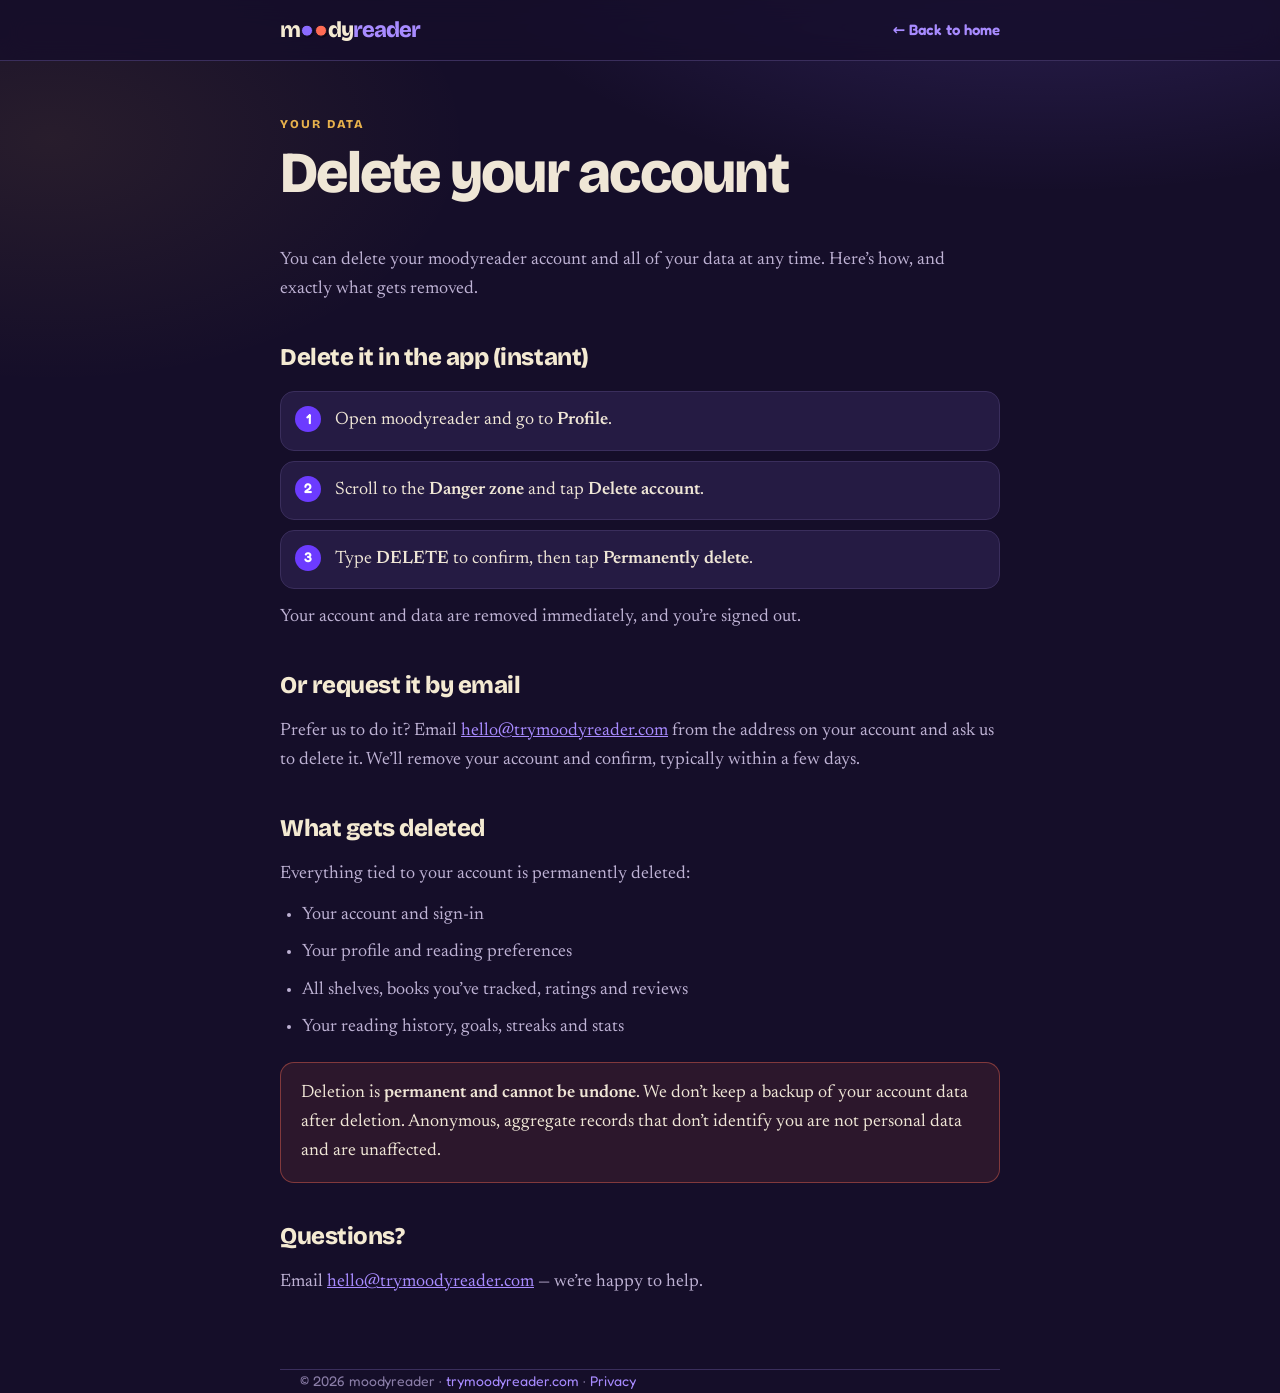
<file: account-deletion.html>
<!doctype html>
<html lang="en">
<head>
<meta charset="utf-8">
<meta name="viewport" content="width=device-width, initial-scale=1, viewport-fit=cover">
<title>Delete your account — moodyreader</title>
<meta name="description" content="How to delete your moodyreader account and all associated data.">
<meta name="robots" content="index,follow">
<link rel="icon" href="favicon.svg" type="image/svg+xml">
<link rel="preconnect" href="https://fonts.googleapis.com">
<link rel="preconnect" href="https://fonts.gstatic.com" crossorigin>
<link rel="stylesheet" href="https://fonts.googleapis.com/css2?family=Bricolage+Grotesque:opsz,wght@12..96,700;12..96,800&family=Newsreader:ital,opsz,wght@0,6..72,400;0,6..72,500;0,6..72,600;1,6..72,400&family=Fredoka:wght@500;600&display=swap">
<style>
  :root{
    --ground:#150E29; --ground2:#1D1438; --panel:#251B43; --edge:#3A2E5C;
    --cream:#F4EAD2; --ink:#191026;
    --text:#EFE6D6; --text-dim:#BEB2D4; --muted:#8B7EA8;
    --grape:#8B6BFF; --grape-deep:#6C3BFF; --grape-bright:#A88BFF;
    --gold:#E7B14C; --coral:#FF6B54;
    --fx:"Bricolage Grotesque",system-ui,sans-serif;
    --serif:"Newsreader",Georgia,serif;
    --fy:"Fredoka",system-ui,sans-serif;
  }
  *{box-sizing:border-box}
  body{
    margin:0;color:var(--text);font-family:var(--serif);font-size:18px;line-height:1.62;
    -webkit-font-smoothing:antialiased;overflow-x:hidden;
    background:
      radial-gradient(1000px 460px at 82% -6%, color-mix(in srgb,var(--grape) 22%,transparent), transparent 60%),
      radial-gradient(720px 420px at 4% 10%, color-mix(in srgb,var(--gold) 9%,transparent), transparent 58%),
      var(--ground);
  }
  .wrap{width:100%;max-width:760px;margin-inline:auto;padding:0 20px}
  nav{position:sticky;top:0;z-index:60;background:color-mix(in srgb,var(--ground) 82%,transparent);
      backdrop-filter:blur(12px) saturate(1.3);border-bottom:1px solid var(--edge)}
  nav .wrap{display:flex;align-items:center;justify-content:space-between;height:60px}
  .logo{font-family:var(--fx);font-weight:800;letter-spacing:-.045em;line-height:1;font-size:22px;
        display:inline-flex;align-items:center;color:var(--cream);white-space:nowrap;text-decoration:none}
  .logo .lo{display:inline-block;width:.56em;height:.56em;border-radius:50%;margin:0 .035em;
            border:.06em solid var(--ink);box-shadow:.05em .05em 0 rgba(0,0,0,.45);translate:0 .03em}
  .logo .d1{background:var(--grape)} .logo .d2{background:var(--coral)} .logo .tail{color:var(--grape-bright)}
  nav a.back{font-family:var(--fy);font-weight:600;font-size:15px;color:var(--grape-bright);text-decoration:none}
  nav a.back:hover{color:var(--cream)}
  header{padding:54px 0 10px}
  .kick{font-family:var(--fx);font-weight:800;font-size:12px;text-transform:uppercase;letter-spacing:.16em;color:var(--gold)}
  h1{font-family:var(--fx);font-weight:800;letter-spacing:-.03em;line-height:1.03;
     font-size:clamp(38px,6vw,58px);margin:10px 0 6px}
  main{padding:14px 0 60px}
  h2{font-family:var(--fx);font-weight:800;letter-spacing:-.02em;font-size:24px;margin:34px 0 10px;color:var(--cream)}
  p{margin:12px 0;color:var(--text-dim)}
  a{color:var(--grape-bright)}
  ul{margin:12px 0;padding-left:22px;color:var(--text-dim)}
  li{margin:8px 0}
  strong{color:var(--text);font-weight:600}
  ol.steps{counter-reset:s;list-style:none;padding:0;margin:14px 0}
  ol.steps li{position:relative;padding:14px 16px 14px 54px;margin:10px 0;background:var(--panel);
              border:1px solid var(--edge);border-radius:14px;color:var(--text)}
  ol.steps li::before{counter-increment:s;content:counter(s);position:absolute;left:14px;top:14px;
    width:26px;height:26px;border-radius:50%;background:var(--grape-deep);color:#fff;
    font-family:var(--fy);font-weight:600;font-size:14px;display:grid;place-items:center}
  .callout{background:color-mix(in srgb,var(--coral) 10%,transparent);border:1px solid color-mix(in srgb,var(--coral) 40%,transparent);
           border-radius:14px;padding:16px 20px;margin:20px 0}
  .callout p{margin:0;color:var(--text)}
  footer{border-top:1px solid var(--edge);padding:28px 0 60px;color:var(--muted);font-family:var(--fy);font-size:14px}
  footer a{color:var(--grape-bright);text-decoration:none}
</style>
</head>
<body>
<nav>
  <div class="wrap">
    <a class="logo" href="/" aria-label="moodyreader">m<span class="lo d1"></span><span class="lo d2"></span>dy<span class="tail">reader</span></a>
    <a class="back" href="/">← Back to home</a>
  </div>
</nav>

<div class="wrap">
  <header>
    <div class="kick">Your data</div>
    <h1>Delete your account</h1>
  </header>

  <main>
    <p>You can delete your moodyreader account and all of your data at any time. Here’s how, and exactly what gets removed.</p>

    <h2>Delete it in the app (instant)</h2>
    <ol class="steps">
      <li>Open moodyreader and go to <strong>Profile</strong>.</li>
      <li>Scroll to the <strong>Danger zone</strong> and tap <strong>Delete account</strong>.</li>
      <li>Type <strong>DELETE</strong> to confirm, then tap <strong>Permanently delete</strong>.</li>
    </ol>
    <p>Your account and data are removed immediately, and you’re signed out.</p>

    <h2>Or request it by email</h2>
    <p>Prefer us to do it? Email <a href="mailto:hello@trymoodyreader.com">hello@trymoodyreader.com</a> from the address on your account and ask us to delete it. We’ll remove your account and confirm, typically within a few days.</p>

    <h2>What gets deleted</h2>
    <p>Everything tied to your account is permanently deleted:</p>
    <ul>
      <li>Your account and sign-in</li>
      <li>Your profile and reading preferences</li>
      <li>All shelves, books you’ve tracked, ratings and reviews</li>
      <li>Your reading history, goals, streaks and stats</li>
    </ul>

    <div class="callout"><p>Deletion is <strong>permanent and cannot be undone</strong>. We don’t keep a backup of your account data after deletion. Anonymous, aggregate records that don’t identify you are not personal data and are unaffected.</p></div>

    <h2>Questions?</h2>
    <p>Email <a href="mailto:hello@trymoodyreader.com">hello@trymoodyreader.com</a> — we’re happy to help.</p>
  </main>

  <footer class="wrap">
    © <span id="y">2026</span> moodyreader · <a href="/">trymoodyreader.com</a> · <a href="/privacy">Privacy</a>
  </footer>
</div>
<script>document.getElementById('y').textContent=new Date().getFullYear();</script>
</body>
</html>
</file>
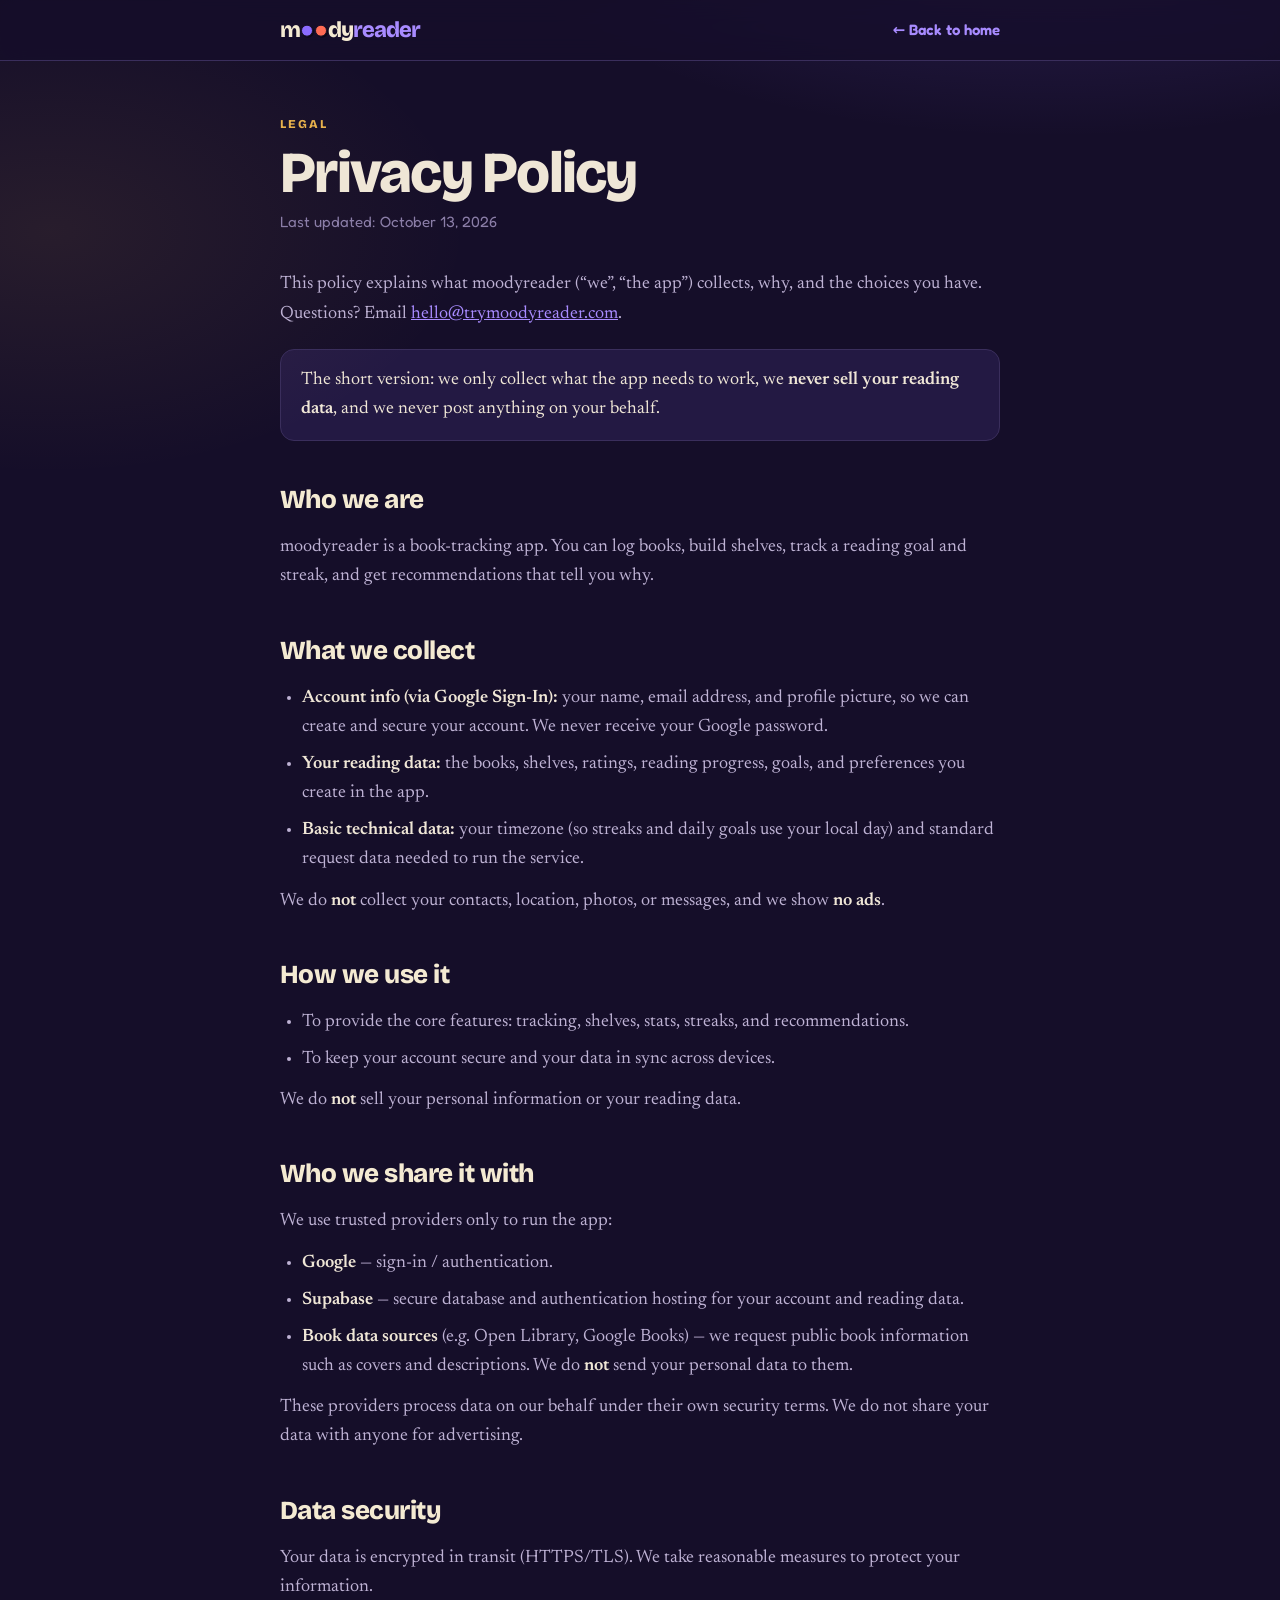
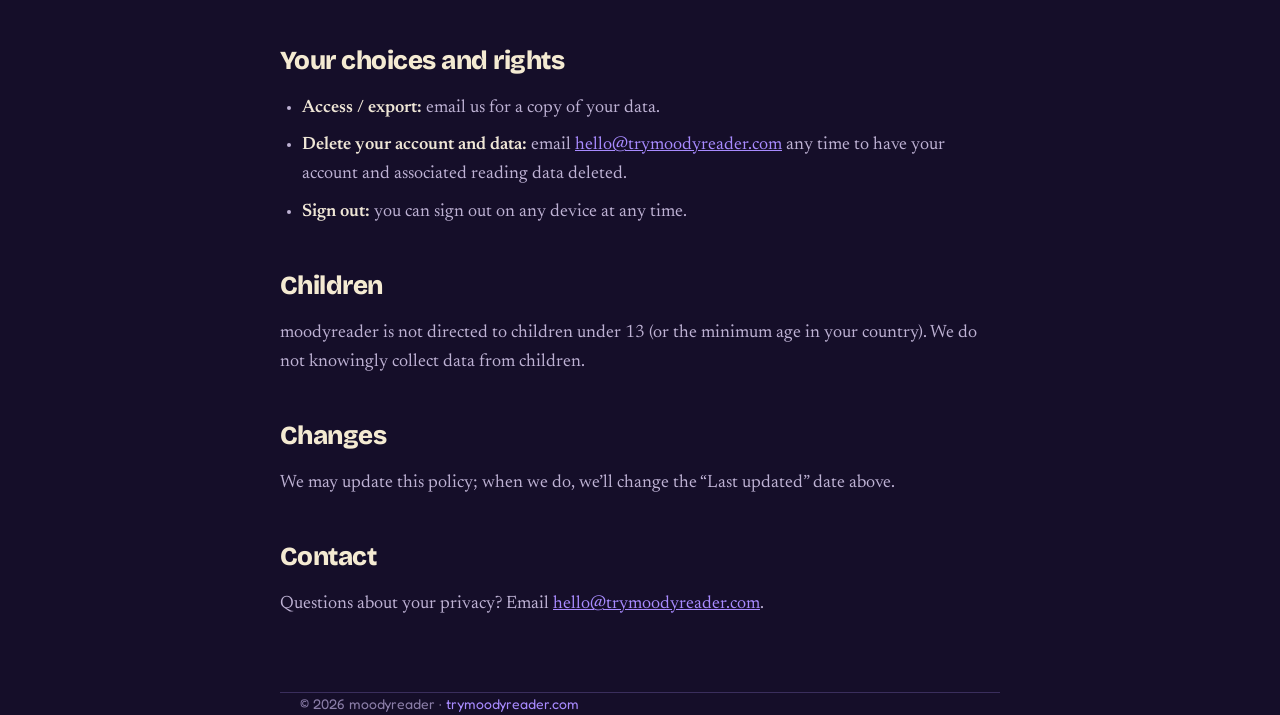
<file: privacy.html>
<!doctype html>
<html lang="en">
<head>
<meta charset="utf-8">
<meta name="viewport" content="width=device-width, initial-scale=1, viewport-fit=cover">
<title>Privacy Policy — moodyreader</title>
<meta name="description" content="How moodyreader handles your data: what we collect, why, and your choices. We never sell your reading data.">
<meta name="robots" content="index,follow">
<link rel="icon" href="favicon.svg" type="image/svg+xml">
<link rel="preconnect" href="https://fonts.googleapis.com">
<link rel="preconnect" href="https://fonts.gstatic.com" crossorigin>
<link rel="stylesheet" href="https://fonts.googleapis.com/css2?family=Bricolage+Grotesque:opsz,wght@12..96,700;12..96,800&family=Newsreader:ital,opsz,wght@0,6..72,400;0,6..72,500;0,6..72,600;1,6..72,400&family=Fredoka:wght@500;600&display=swap">
<style>
  :root{
    --ground:#150E29; --ground2:#1D1438; --panel:#251B43; --edge:#3A2E5C;
    --cream:#F4EAD2; --ink:#191026;
    --text:#EFE6D6; --text-dim:#BEB2D4; --muted:#8B7EA8;
    --grape:#8B6BFF; --grape-deep:#6C3BFF; --grape-bright:#A88BFF;
    --gold:#E7B14C; --coral:#FF6B54;
    --fx:"Bricolage Grotesque",system-ui,sans-serif;
    --serif:"Newsreader",Georgia,serif;
    --fy:"Fredoka",system-ui,sans-serif;
  }
  *{box-sizing:border-box}
  body{
    margin:0;color:var(--text);font-family:var(--serif);font-size:18px;line-height:1.62;
    -webkit-font-smoothing:antialiased;overflow-x:hidden;
    background:
      radial-gradient(1000px 460px at 82% -6%, color-mix(in srgb,var(--grape) 22%,transparent), transparent 60%),
      radial-gradient(720px 420px at 4% 10%, color-mix(in srgb,var(--gold) 9%,transparent), transparent 58%),
      var(--ground);
  }
  .wrap{width:100%;max-width:760px;margin-inline:auto;padding:0 20px}
  nav{position:sticky;top:0;z-index:60;background:color-mix(in srgb,var(--ground) 82%,transparent);
      backdrop-filter:blur(12px) saturate(1.3);border-bottom:1px solid var(--edge)}
  nav .wrap{display:flex;align-items:center;justify-content:space-between;height:60px}
  .logo{font-family:var(--fx);font-weight:800;letter-spacing:-.045em;line-height:1;font-size:22px;
        display:inline-flex;align-items:center;color:var(--cream);white-space:nowrap;text-decoration:none}
  .logo .lo{display:inline-block;width:.56em;height:.56em;border-radius:50%;margin:0 .035em;
            border:.06em solid var(--ink);box-shadow:.05em .05em 0 rgba(0,0,0,.45);translate:0 .03em}
  .logo .d1{background:var(--grape)} .logo .d2{background:var(--coral)} .logo .tail{color:var(--grape-bright)}
  nav a.back{font-family:var(--fy);font-weight:600;font-size:15px;color:var(--grape-bright);text-decoration:none}
  nav a.back:hover{color:var(--cream)}
  header{padding:54px 0 10px}
  .kick{font-family:var(--fx);font-weight:800;font-size:12px;text-transform:uppercase;letter-spacing:.16em;color:var(--gold)}
  h1{font-family:var(--fx);font-weight:800;letter-spacing:-.03em;line-height:1.03;
     font-size:clamp(38px,6vw,58px);margin:10px 0 6px}
  .updated{color:var(--muted);font-family:var(--fy);font-size:15px}
  main{padding:14px 0 60px}
  h2{font-family:var(--fx);font-weight:800;letter-spacing:-.02em;font-size:26px;margin:38px 0 10px;color:var(--cream)}
  p{margin:12px 0;color:var(--text-dim)}
  a{color:var(--grape-bright)}
  ul{margin:12px 0;padding-left:22px;color:var(--text-dim)}
  li{margin:8px 0}
  strong{color:var(--text);font-weight:600}
  .callout{background:color-mix(in srgb,var(--grape) 12%,transparent);border:1px solid var(--edge);
           border-radius:14px;padding:16px 20px;margin:20px 0}
  .callout p{margin:0;color:var(--text)}
  footer{border-top:1px solid var(--edge);padding:28px 0 60px;color:var(--muted);font-family:var(--fy);font-size:14px}
  footer a{color:var(--grape-bright);text-decoration:none}
</style>
</head>
<body>
<nav>
  <div class="wrap">
    <a class="logo" href="/" aria-label="moodyreader">m<span class="lo d1"></span><span class="lo d2"></span>dy<span class="tail">reader</span></a>
    <a class="back" href="/">← Back to home</a>
  </div>
</nav>

<div class="wrap">
  <header>
    <div class="kick">Legal</div>
    <h1>Privacy Policy</h1>
    <div class="updated">Last updated: October 13, 2026</div>
  </header>

  <main>
    <p>This policy explains what moodyreader (“we”, “the app”) collects, why, and the choices you have. Questions? Email <a href="mailto:hello@trymoodyreader.com">hello@trymoodyreader.com</a>.</p>

    <div class="callout"><p>The short version: we only collect what the app needs to work, we <strong>never sell your reading data</strong>, and we never post anything on your behalf.</p></div>

    <h2>Who we are</h2>
    <p>moodyreader is a book-tracking app. You can log books, build shelves, track a reading goal and streak, and get recommendations that tell you why.</p>

    <h2>What we collect</h2>
    <ul>
      <li><strong>Account info (via Google Sign-In):</strong> your name, email address, and profile picture, so we can create and secure your account. We never receive your Google password.</li>
      <li><strong>Your reading data:</strong> the books, shelves, ratings, reading progress, goals, and preferences you create in the app.</li>
      <li><strong>Basic technical data:</strong> your timezone (so streaks and daily goals use your local day) and standard request data needed to run the service.</li>
    </ul>
    <p>We do <strong>not</strong> collect your contacts, location, photos, or messages, and we show <strong>no ads</strong>.</p>

    <h2>How we use it</h2>
    <ul>
      <li>To provide the core features: tracking, shelves, stats, streaks, and recommendations.</li>
      <li>To keep your account secure and your data in sync across devices.</li>
    </ul>
    <p>We do <strong>not</strong> sell your personal information or your reading data.</p>

    <h2>Who we share it with</h2>
    <p>We use trusted providers only to run the app:</p>
    <ul>
      <li><strong>Google</strong> — sign-in / authentication.</li>
      <li><strong>Supabase</strong> — secure database and authentication hosting for your account and reading data.</li>
      <li><strong>Book data sources</strong> (e.g. Open Library, Google Books) — we request public book information such as covers and descriptions. We do <strong>not</strong> send your personal data to them.</li>
    </ul>
    <p>These providers process data on our behalf under their own security terms. We do not share your data with anyone for advertising.</p>

    <h2>Data security</h2>
    <p>Your data is encrypted in transit (HTTPS/TLS). We take reasonable measures to protect your information.</p>

    <h2>Your choices and rights</h2>
    <ul>
      <li><strong>Access / export:</strong> email us for a copy of your data.</li>
      <li><strong>Delete your account and data:</strong> email <a href="mailto:hello@trymoodyreader.com">hello@trymoodyreader.com</a> any time to have your account and associated reading data deleted.</li>
      <li><strong>Sign out:</strong> you can sign out on any device at any time.</li>
    </ul>

    <h2>Children</h2>
    <p>moodyreader is not directed to children under 13 (or the minimum age in your country). We do not knowingly collect data from children.</p>

    <h2>Changes</h2>
    <p>We may update this policy; when we do, we’ll change the “Last updated” date above.</p>

    <h2>Contact</h2>
    <p>Questions about your privacy? Email <a href="mailto:hello@trymoodyreader.com">hello@trymoodyreader.com</a>.</p>
  </main>

  <footer class="wrap">
    © <span id="y">2026</span> moodyreader · <a href="/">trymoodyreader.com</a>
  </footer>
</div>
<script>document.getElementById('y').textContent=new Date().getFullYear();</script>
</body>
</html>
</file>
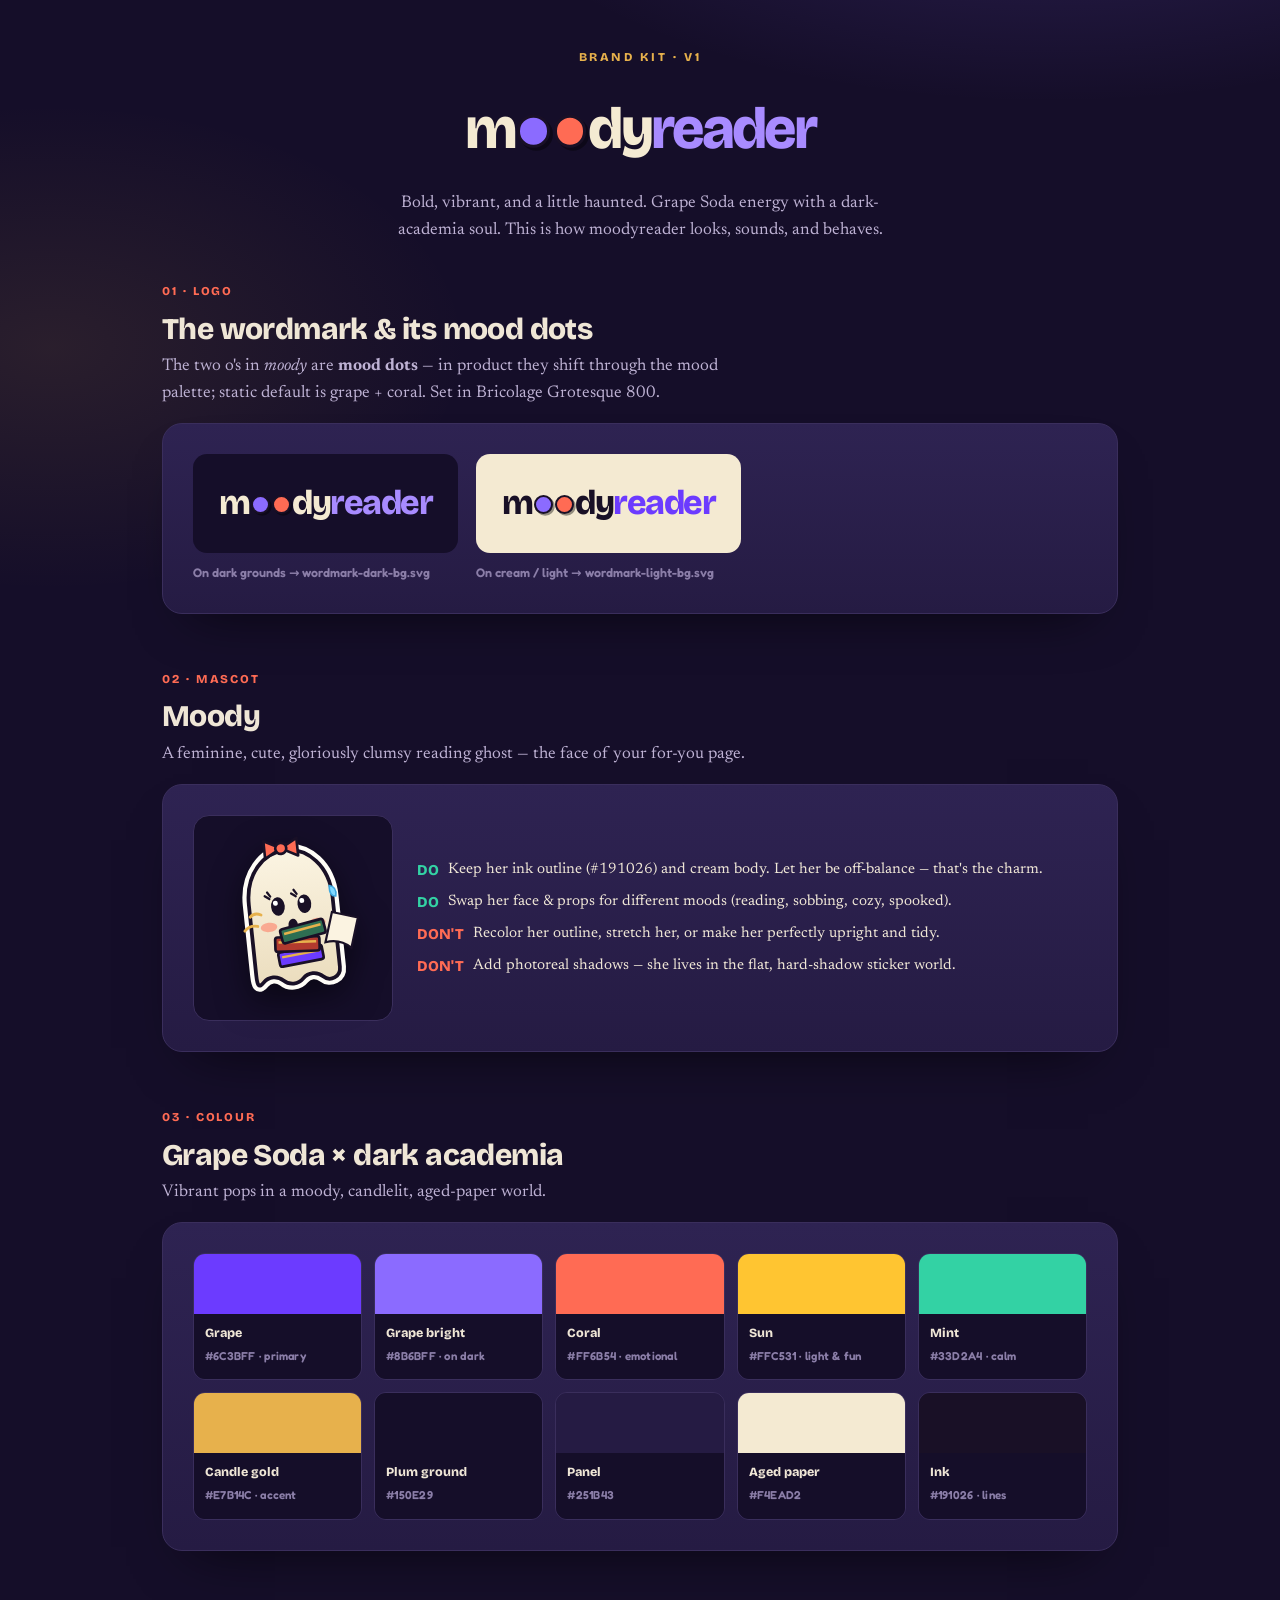
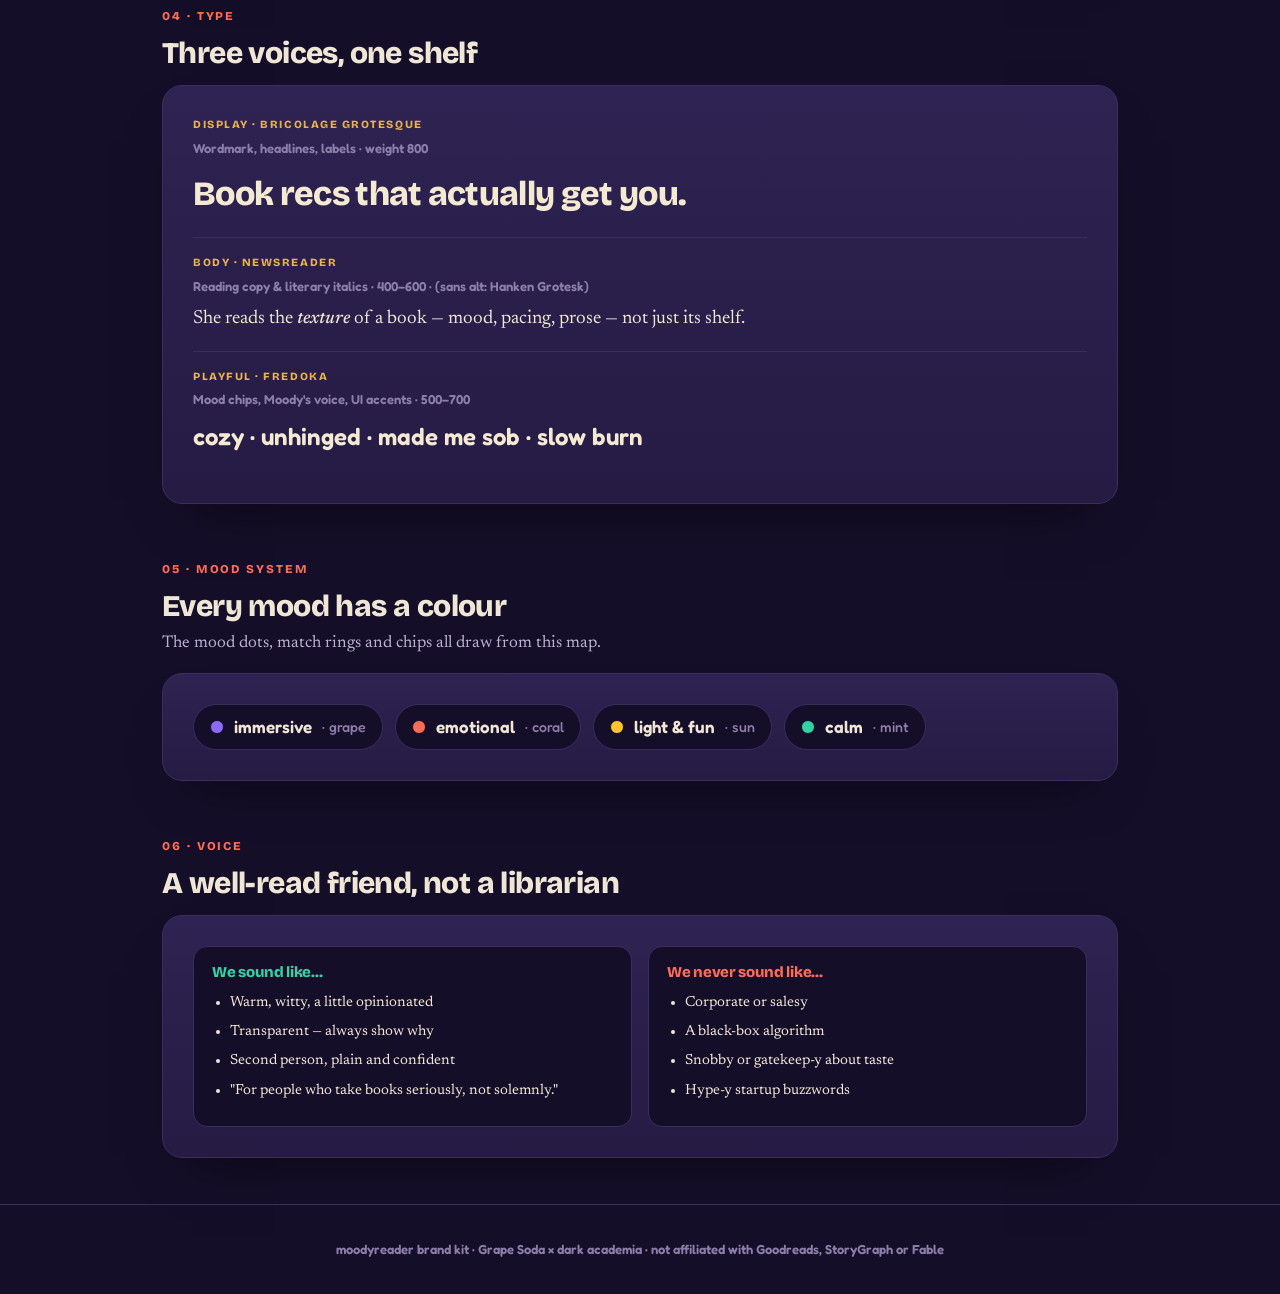
<file: brand-kit/brand-kit.html>
<!doctype html>
<html lang="en">
<head>
<meta charset="utf-8">
<meta name="viewport" content="width=device-width, initial-scale=1, viewport-fit=cover">
<meta name="description" content="moodyreader brand kit — logo, mascot, palette, type and voice.">
<meta name="color-scheme" content="dark">
<title>moodyreader Brand Kit</title>
<link rel="icon" href="../favicon.svg" type="image/svg+xml">
<link rel="apple-touch-icon" href="../apple-touch-icon.png">
<link rel="preconnect" href="https://fonts.googleapis.com">
<link rel="preconnect" href="https://fonts.gstatic.com" crossorigin>
<link rel="stylesheet" href="https://fonts.googleapis.com/css2?family=Bricolage+Grotesque:opsz,wght@12..96,600;12..96,700;12..96,800&family=Newsreader:ital,opsz,wght@0,6..72,400;0,6..72,500;0,6..72,600;1,6..72,400;1,6..72,500&family=Fredoka:wght@500;600;700&display=swap">
<style>
  :root{
    --ground:#150E29;--ground2:#1D1438;--panel:#251B43;--panel2:#2E2352;--edge:#3A2E5C;
    --cream:#F4EAD2;--cream2:#FBF3E1;--cream-edge:#E3D2AC;--paper-ink:#241813;--paper-soft:#6A5A46;
    --ink:#191026;--text:#EFE6D6;--text-dim:#BEB2D4;--muted:#8B7EA8;
    --grape:#8B6BFF;--grape-deep:#6C3BFF;--grape-bright:#A88BFF;--gold:#E7B14C;--gold-deep:#C9962F;
    --coral:#FF6B54;--sun:#FFC531;--mint:#33D2A4;
    --fx:"Bricolage Grotesque",system-ui,sans-serif;--serif:"Newsreader",Georgia,serif;--fy:"Fredoka",system-ui,sans-serif;
  }
  *{box-sizing:border-box}
  html,body{margin:0}
  body{color:var(--text);font-family:var(--serif);font-size:17px;line-height:1.6;-webkit-font-smoothing:antialiased;overflow-x:hidden;
    background:radial-gradient(1000px 460px at 82% -6%,color-mix(in srgb,var(--grape) 22%,transparent),transparent 60%),radial-gradient(720px 420px at 4% 12%,color-mix(in srgb,var(--gold) 10%,transparent),transparent 58%),var(--ground)}
  .wrap{width:100%;max-width:1000px;margin-inline:auto;padding-inline:22px}
  h1,h2,h3{margin:0;font-family:var(--fx);font-weight:800;letter-spacing:-.02em;line-height:1.05;text-wrap:balance}
  p{margin:0}
  .it{font-family:var(--serif);font-style:italic;font-weight:500}
  .logo{font-family:var(--fx);font-weight:800;letter-spacing:-.045em;display:inline-flex;align-items:center;color:var(--cream);white-space:nowrap}
  .logo .lo{display:inline-block;width:.56em;height:.56em;border-radius:50%;margin:0 .035em;border:.06em solid var(--ink);box-shadow:.05em .05em 0 rgba(0,0,0,.4);translate:0 .03em}
  .logo .d1{background:var(--grape)}.logo .d2{background:var(--coral)}.logo .tail{color:var(--grape-bright)}

  header{padding-block:48px 8px;text-align:center}
  .ey{font-family:var(--fx);font-weight:800;font-size:12px;text-transform:uppercase;letter-spacing:.22em;color:var(--gold)}
  header h1{font-size:clamp(30px,5vw,46px);margin-top:14px}
  header p{color:var(--text-dim);max-width:52ch;margin:14px auto 0}

  section{padding-block:26px}
  .kick{font-family:var(--fx);font-weight:800;font-size:12px;text-transform:uppercase;letter-spacing:.16em;color:var(--coral)}
  h2{font-size:clamp(22px,3.2vw,30px);margin-top:8px}
  .sub{color:var(--text-dim);margin-top:8px;max-width:60ch}
  .panel{background:linear-gradient(180deg,var(--panel2),var(--panel));border:1px solid var(--edge);border-radius:20px;padding:clamp(20px,3vw,30px);margin-top:16px;box-shadow:0 26px 54px -30px rgba(0,0,0,.7)}

  .logo-showcase{display:flex;flex-wrap:wrap;gap:18px;align-items:center}
  .box{border-radius:14px;padding:22px 26px;display:flex;align-items:center;justify-content:center;flex:1 1 240px;min-height:96px}
  .box.dark{background:var(--ground)} .box.dark .logo{color:var(--cream)}
  .box.cream{background:var(--cream)} .box.cream .logo{color:var(--ink)} .box.cream .logo .tail{color:var(--grape-deep)}
  .box .logo{font-size:34px}
  .cap{font-family:var(--fy);font-weight:600;font-size:12.5px;color:var(--muted);margin-top:10px}

  .two{display:grid;grid-template-columns:200px 1fr;gap:24px;align-items:center}
  .mascot-wrap{background:var(--ground);border:1px solid var(--edge);border-radius:16px;padding:16px;display:flex;justify-content:center}
  .mascot-wrap svg{width:100%;height:auto;max-width:170px;filter:drop-shadow(0 12px 16px rgba(0,0,0,.5))}
  .rules{list-style:none;margin:0;padding:0;display:flex;flex-direction:column;gap:8px}
  .rules li{display:flex;gap:9px;font-size:15px}
  .rules b{font-family:var(--fx);font-weight:800;color:var(--mint)}
  .rules .no b{color:var(--coral)}

  .swatches{display:grid;grid-template-columns:repeat(auto-fill,minmax(140px,1fr));gap:12px}
  .sw{border:1px solid var(--edge);border-radius:12px;overflow:hidden}
  .sw .chip{height:60px}
  .sw .info{padding:9px 11px;background:var(--ground)}
  .sw .info b{font-family:var(--fx);font-weight:800;font-size:12.5px;display:block}
  .sw .info span{font-family:var(--fy);font-weight:600;font-size:11.5px;color:var(--muted);letter-spacing:.02em}

  .typ{display:flex;flex-direction:column;gap:16px}
  .typ .row{border-bottom:1px solid var(--edge);padding-bottom:16px}
  .typ .lab{font-family:var(--fx);font-weight:800;font-size:11px;letter-spacing:.14em;text-transform:uppercase;color:var(--gold)}
  .typ .role{font-family:var(--fy);color:var(--muted);font-size:13px;font-weight:600;margin-top:4px}
  .disp{font-family:var(--fx);font-weight:800;font-size:34px;color:var(--cream);margin-top:8px;letter-spacing:-.02em}
  .bodyspec{font-family:var(--serif);font-size:19px;color:var(--text);margin-top:8px}
  .fredspec{font-family:var(--fy);font-weight:600;font-size:24px;color:var(--cream);margin-top:8px}

  .moods{display:flex;flex-wrap:wrap;gap:12px}
  .moodrow{display:flex;align-items:center;gap:10px;background:var(--ground);border:1px solid var(--edge);border-radius:999px;padding:8px 16px;font-family:var(--fy);font-weight:600}
  .moodrow i{width:14px;height:14px;border-radius:50%;border:1.5px solid var(--ink)}
  .moodrow small{color:var(--muted);font-weight:500}

  .voice{display:grid;grid-template-columns:1fr 1fr;gap:16px}
  .vcard{background:var(--ground);border:1px solid var(--edge);border-radius:14px;padding:18px}
  .vcard h3{font-size:15px;color:var(--cream)}
  .vcard.do h3{color:var(--mint)} .vcard.dont h3{color:var(--coral)}
  .vcard ul{margin:10px 0 0;padding-left:18px}
  .vcard li{font-size:14.5px;margin-bottom:6px}

  footer{padding-block:34px;text-align:center;color:var(--muted);font-family:var(--fy);font-size:13px;font-weight:600;border-top:1px solid var(--edge);margin-top:20px}

  @media (max-width:640px){ .two{grid-template-columns:1fr} .voice{grid-template-columns:1fr} }
</style>
</head>
<body>

<header>
  <div class="wrap">
    <div class="ey">brand kit · v1</div>
    <div class="logo" style="font-size:clamp(34px,7vw,58px);justify-content:center;margin-top:16px">m<span class="lo d1"></span><span class="lo d2"></span>dy<span class="tail">reader</span></div>
    <p>Bold, vibrant, and a little haunted. Grape Soda energy with a dark-academia soul. This is how moodyreader looks, sounds, and behaves.</p>
  </div>
</header>

<div class="wrap">

  <section>
    <span class="kick">01 · Logo</span>
    <h2>The wordmark &amp; its mood dots</h2>
    <p class="sub">The two o's in <em>moody</em> are <b>mood dots</b> — in product they shift through the mood palette; static default is grape + coral. Set in Bricolage Grotesque 800.</p>
    <div class="panel logo-showcase">
      <div><div class="box dark"><div class="logo">m<span class="lo d1"></span><span class="lo d2"></span>dy<span class="tail">reader</span></div></div><div class="cap">On dark grounds → wordmark-dark-bg.svg</div></div>
      <div><div class="box cream"><div class="logo">m<span class="lo d1"></span><span class="lo d2"></span>dy<span class="tail">reader</span></div></div><div class="cap">On cream / light → wordmark-light-bg.svg</div></div>
    </div>
  </section>

  <section>
    <span class="kick">02 · Mascot</span>
    <h2>Moody</h2>
    <p class="sub">A feminine, cute, gloriously clumsy reading ghost — the face of your for-you page.</p>
    <div class="panel two">
      <div class="mascot-wrap">
        <svg viewBox="0 0 150 156" role="img" aria-label="Moody the ghost">
          <defs><linearGradient id="cr" x1="0" y1="0" x2="0" y2="1"><stop offset="0" stop-color="#FBF4E2"/><stop offset="1" stop-color="#EBDDBE"/></linearGradient></defs>
          <g transform="translate(5,2) rotate(-6 70 80)">
            <path d="M32,124 V60 C32,32 50,14 70,14 C90,14 108,32 108,60 V124 C108,133 98,137 92,131 C87,126 79,126 74,131 C69,136 61,136 56,131 C51,126 43,126 38,131 C33,136 32,133 32,124 Z" fill="#FFFDF7" stroke="#FFFDF7" stroke-width="11" stroke-linejoin="round"/>
            <path d="M32,124 V60 C32,32 50,14 70,14 C90,14 108,32 108,60 V124 C108,133 98,137 92,131 C87,126 79,126 74,131 C69,136 61,136 56,131 C51,126 43,126 38,131 C33,136 32,133 32,124 Z" fill="url(#cr)" stroke="#191026" stroke-width="3.4" stroke-linejoin="round"/>
            <ellipse cx="48" cy="82" rx="7.5" ry="4.2" fill="#FF6B54" opacity=".5"/><ellipse cx="92" cy="82" rx="7.5" ry="4.2" fill="#FF6B54" opacity=".5"/>
            <ellipse cx="58" cy="64" rx="6.2" ry="8.4" fill="#191026"/><circle cx="56" cy="60.8" r="2.2" fill="#fff"/>
            <path d="M51 56.5 l-4 -3" stroke="#191026" stroke-width="2" stroke-linecap="round"/><path d="M52 54.4 l-2.5 -4" stroke="#191026" stroke-width="2" stroke-linecap="round"/>
            <ellipse cx="82" cy="64" rx="6.2" ry="8.4" fill="#191026"/><circle cx="80" cy="60.8" r="2.2" fill="#fff"/>
            <path d="M75 56.5 l-4 -3" stroke="#191026" stroke-width="2" stroke-linecap="round"/><path d="M76 54.4 l-2.5 -4" stroke="#191026" stroke-width="2" stroke-linecap="round"/>
            <ellipse cx="70" cy="82" rx="4.3" ry="5.6" fill="#191026"/>
            <path d="M106 50 q7 2 5 10 q-6 0 -5 -10 Z" fill="#7FD8FF" stroke="#3FA9E0" stroke-width="1.4"/>
            <g transform="translate(66,12)"><path d="M0 0 L-15 -8 L-15 8 Z" fill="#FF6B54" stroke="#191026" stroke-width="2.4" stroke-linejoin="round"/><path d="M0 0 L15 -8 L15 8 Z" fill="#FF6B54" stroke="#191026" stroke-width="2.4" stroke-linejoin="round"/><circle cx="0" cy="0" r="5" fill="#FF6B54" stroke="#191026" stroke-width="2.4"/></g>
            <g transform="translate(2,0)">
              <g transform="rotate(-5 72 110)"><rect x="52" y="104" width="40" height="13" rx="2.2" fill="#6C3BFF" stroke="#191026" stroke-width="2.4"/><rect x="55" y="107.5" width="34" height="2.2" fill="#E7B14C"/></g>
              <g transform="rotate(4 70 99)"><rect x="50" y="93" width="40" height="13" rx="2.2" fill="#B23A2E" stroke="#191026" stroke-width="2.4"/><rect x="53" y="96.5" width="34" height="2.2" fill="#E7B14C"/></g>
              <g transform="rotate(-9 76 88)"><rect x="56" y="82" width="40" height="13" rx="2.2" fill="#2E6E52" stroke="#191026" stroke-width="2.4"/><rect x="59" y="85.5" width="34" height="2.2" fill="#E7B14C"/></g>
              <g transform="rotate(18 104 74)"><path d="M104 74 h24 v28 q-12 -6 -24 0 Z" fill="#FBF3E1" stroke="#191026" stroke-width="2"/></g>
              <path d="M40 70 q-6 -3 -10 1" stroke="#E7B14C" stroke-width="2.6" fill="none" stroke-linecap="round"/><path d="M36 80 q-7 -2 -12 3" stroke="#E7B14C" stroke-width="2.6" fill="none" stroke-linecap="round"/>
            </g>
          </g>
        </svg>
      </div>
      <ul class="rules">
        <li class="yes"><b>DO</b><span>Keep her ink outline (#191026) and cream body. Let her be off-balance — that's the charm.</span></li>
        <li class="yes"><b>DO</b><span>Swap her face &amp; props for different moods (reading, sobbing, cozy, spooked).</span></li>
        <li class="no"><b>DON'T</b><span>Recolor her outline, stretch her, or make her perfectly upright and tidy.</span></li>
        <li class="no"><b>DON'T</b><span>Add photoreal shadows — she lives in the flat, hard-shadow sticker world.</span></li>
      </ul>
    </div>
  </section>

  <section>
    <span class="kick">03 · Colour</span>
    <h2>Grape Soda × dark academia</h2>
    <p class="sub">Vibrant pops in a moody, candlelit, aged-paper world.</p>
    <div class="panel">
      <div class="swatches">
        <div class="sw"><div class="chip" style="background:#6C3BFF"></div><div class="info"><b>Grape</b><span>#6C3BFF · primary</span></div></div>
        <div class="sw"><div class="chip" style="background:#8B6BFF"></div><div class="info"><b>Grape bright</b><span>#8B6BFF · on dark</span></div></div>
        <div class="sw"><div class="chip" style="background:#FF6B54"></div><div class="info"><b>Coral</b><span>#FF6B54 · emotional</span></div></div>
        <div class="sw"><div class="chip" style="background:#FFC531"></div><div class="info"><b>Sun</b><span>#FFC531 · light &amp; fun</span></div></div>
        <div class="sw"><div class="chip" style="background:#33D2A4"></div><div class="info"><b>Mint</b><span>#33D2A4 · calm</span></div></div>
        <div class="sw"><div class="chip" style="background:#E7B14C"></div><div class="info"><b>Candle gold</b><span>#E7B14C · accent</span></div></div>
        <div class="sw"><div class="chip" style="background:#150E29"></div><div class="info"><b>Plum ground</b><span>#150E29</span></div></div>
        <div class="sw"><div class="chip" style="background:#251B43"></div><div class="info"><b>Panel</b><span>#251B43</span></div></div>
        <div class="sw"><div class="chip" style="background:#F4EAD2"></div><div class="info"><b>Aged paper</b><span>#F4EAD2</span></div></div>
        <div class="sw"><div class="chip" style="background:#191026"></div><div class="info"><b>Ink</b><span>#191026 · lines</span></div></div>
      </div>
    </div>
  </section>

  <section>
    <span class="kick">04 · Type</span>
    <h2>Three voices, one shelf</h2>
    <div class="panel typ">
      <div class="row"><div class="lab">Display · Bricolage Grotesque</div><div class="role">Wordmark, headlines, labels · weight 800</div><div class="disp">Book recs that actually get you.</div></div>
      <div class="row"><div class="lab">Body · Newsreader</div><div class="role">Reading copy &amp; literary italics · 400–600 · (sans alt: Hanken Grotesk)</div><div class="bodyspec">She reads the <span class="it">texture</span> of a book — mood, pacing, prose — not just its shelf.</div></div>
      <div class="row" style="border-bottom:none"><div class="lab">Playful · Fredoka</div><div class="role">Mood chips, Moody's voice, UI accents · 500–700</div><div class="fredspec">cozy · unhinged · made me sob · slow burn</div></div>
    </div>
  </section>

  <section>
    <span class="kick">05 · Mood system</span>
    <h2>Every mood has a colour</h2>
    <p class="sub">The mood dots, match rings and chips all draw from this map.</p>
    <div class="panel">
      <div class="moods">
        <span class="moodrow"><i style="background:#8B6BFF"></i>immersive <small>· grape</small></span>
        <span class="moodrow"><i style="background:#FF6B54"></i>emotional <small>· coral</small></span>
        <span class="moodrow"><i style="background:#FFC531"></i>light &amp; fun <small>· sun</small></span>
        <span class="moodrow"><i style="background:#33D2A4"></i>calm <small>· mint</small></span>
      </div>
    </div>
  </section>

  <section>
    <span class="kick">06 · Voice</span>
    <h2>A well-read friend, not a librarian</h2>
    <div class="panel">
      <div class="voice">
        <div class="vcard do"><h3>We sound like…</h3><ul><li>Warm, witty, a little opinionated</li><li>Transparent — always show why</li><li>Second person, plain and confident</li><li>"For people who take books seriously, not solemnly."</li></ul></div>
        <div class="vcard dont"><h3>We never sound like…</h3><ul><li>Corporate or salesy</li><li>A black-box algorithm</li><li>Snobby or gatekeep-y about taste</li><li>Hype-y startup buzzwords</li></ul></div>
      </div>
    </div>
  </section>

</div>

<footer>moodyreader brand kit · Grape Soda × dark academia · not affiliated with Goodreads, StoryGraph or Fable</footer>

</body>
</html>
</file>
